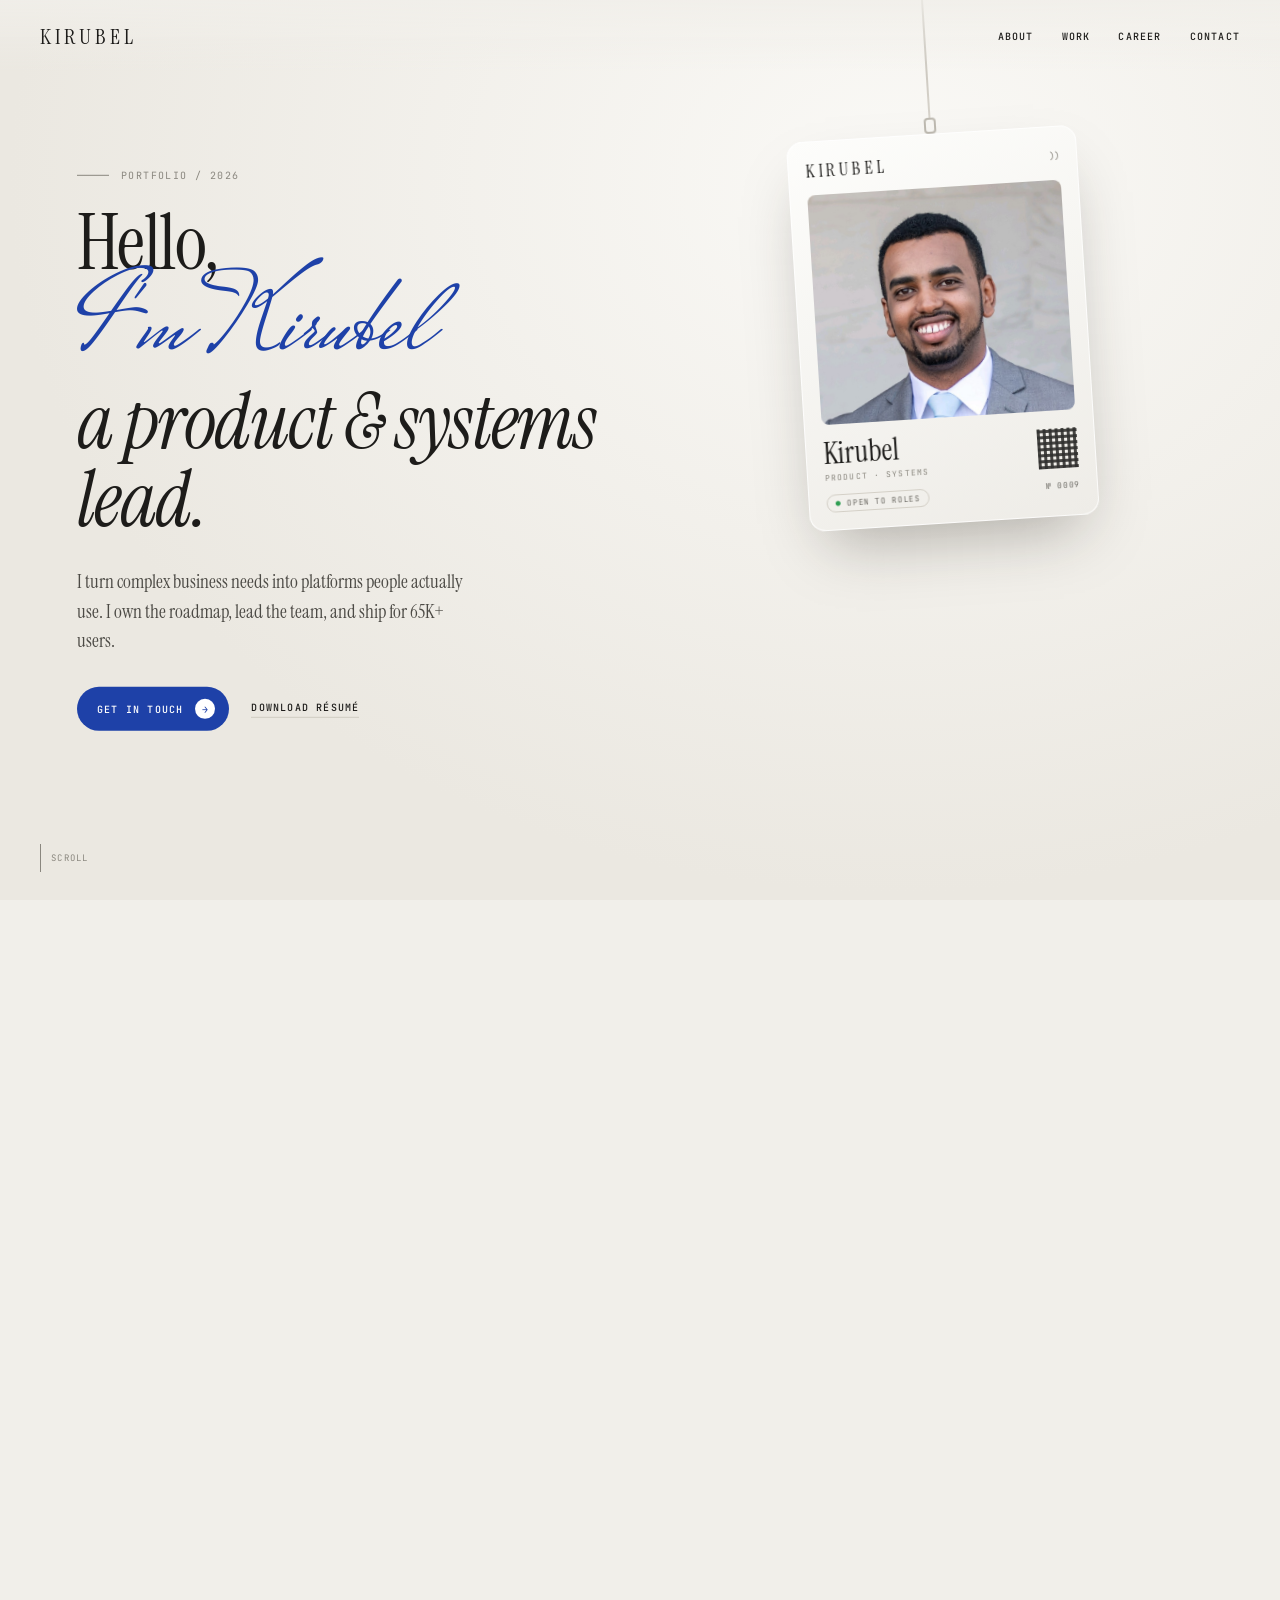
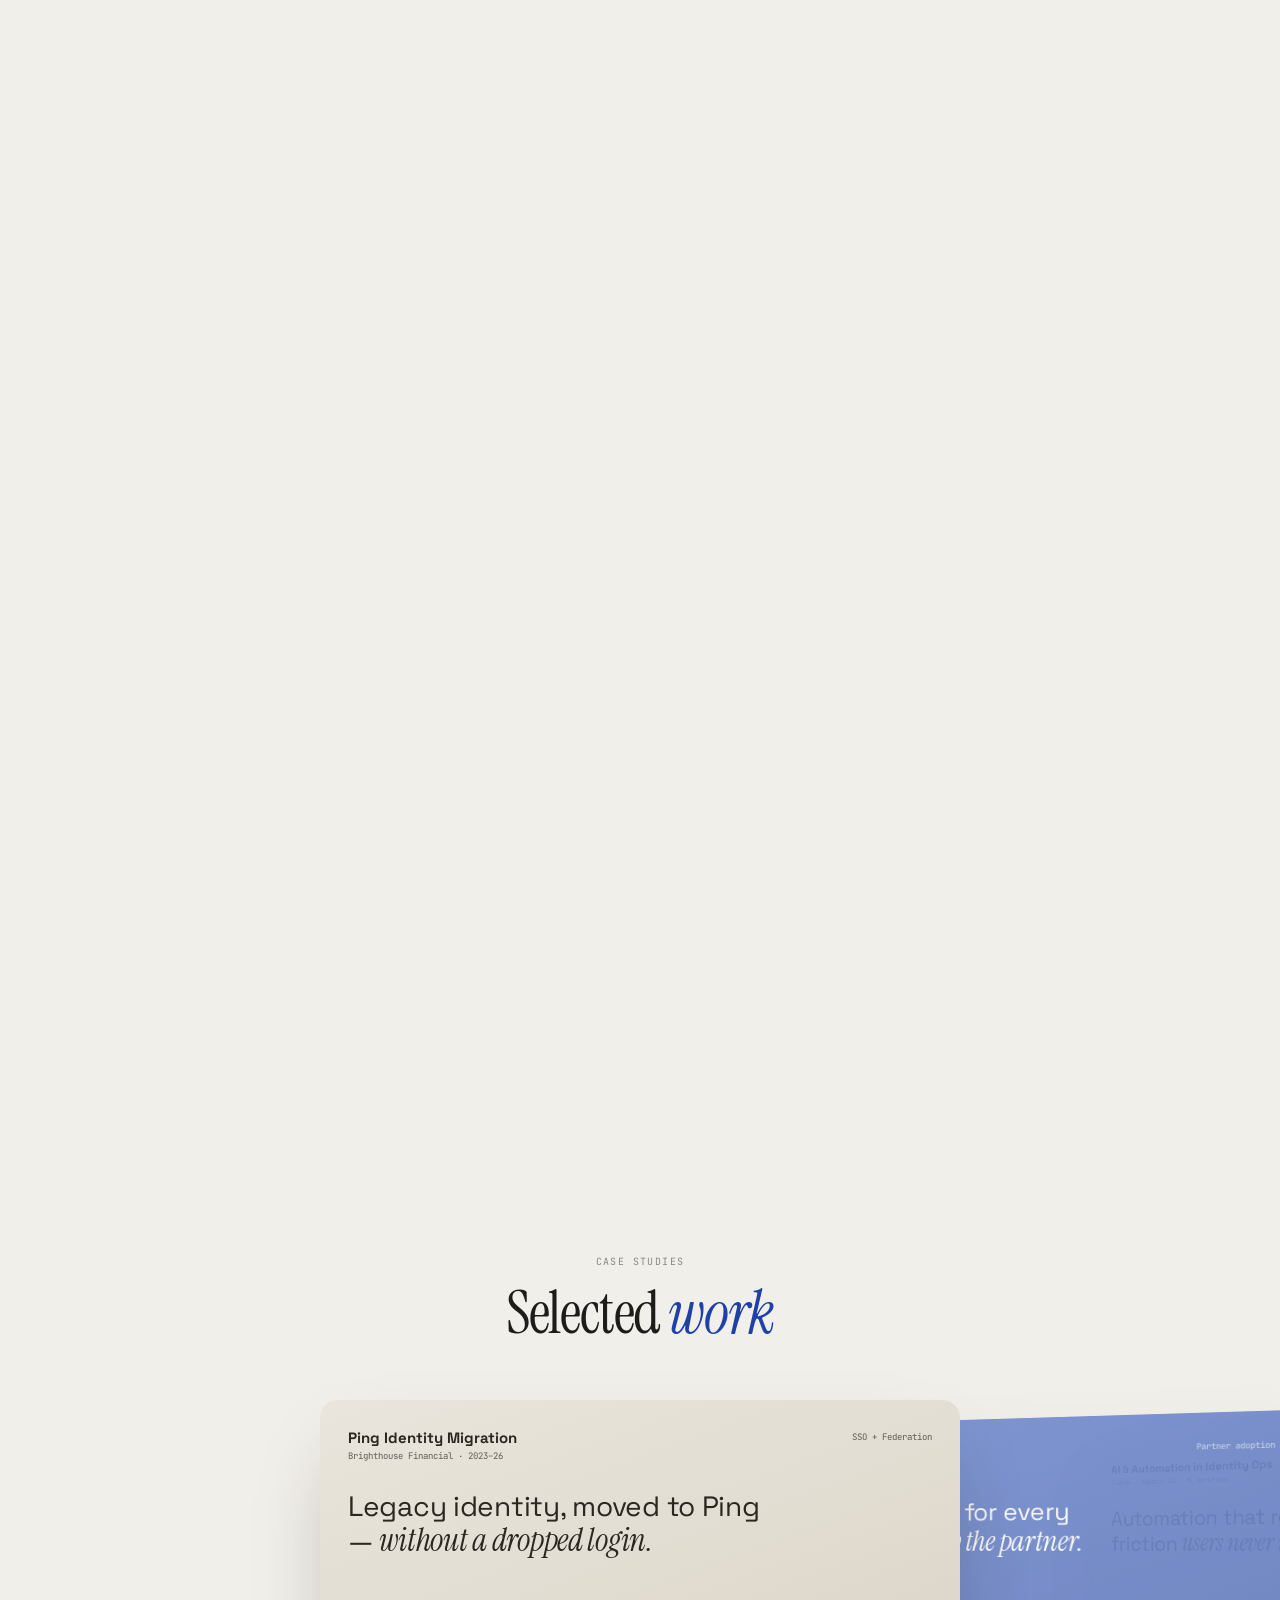
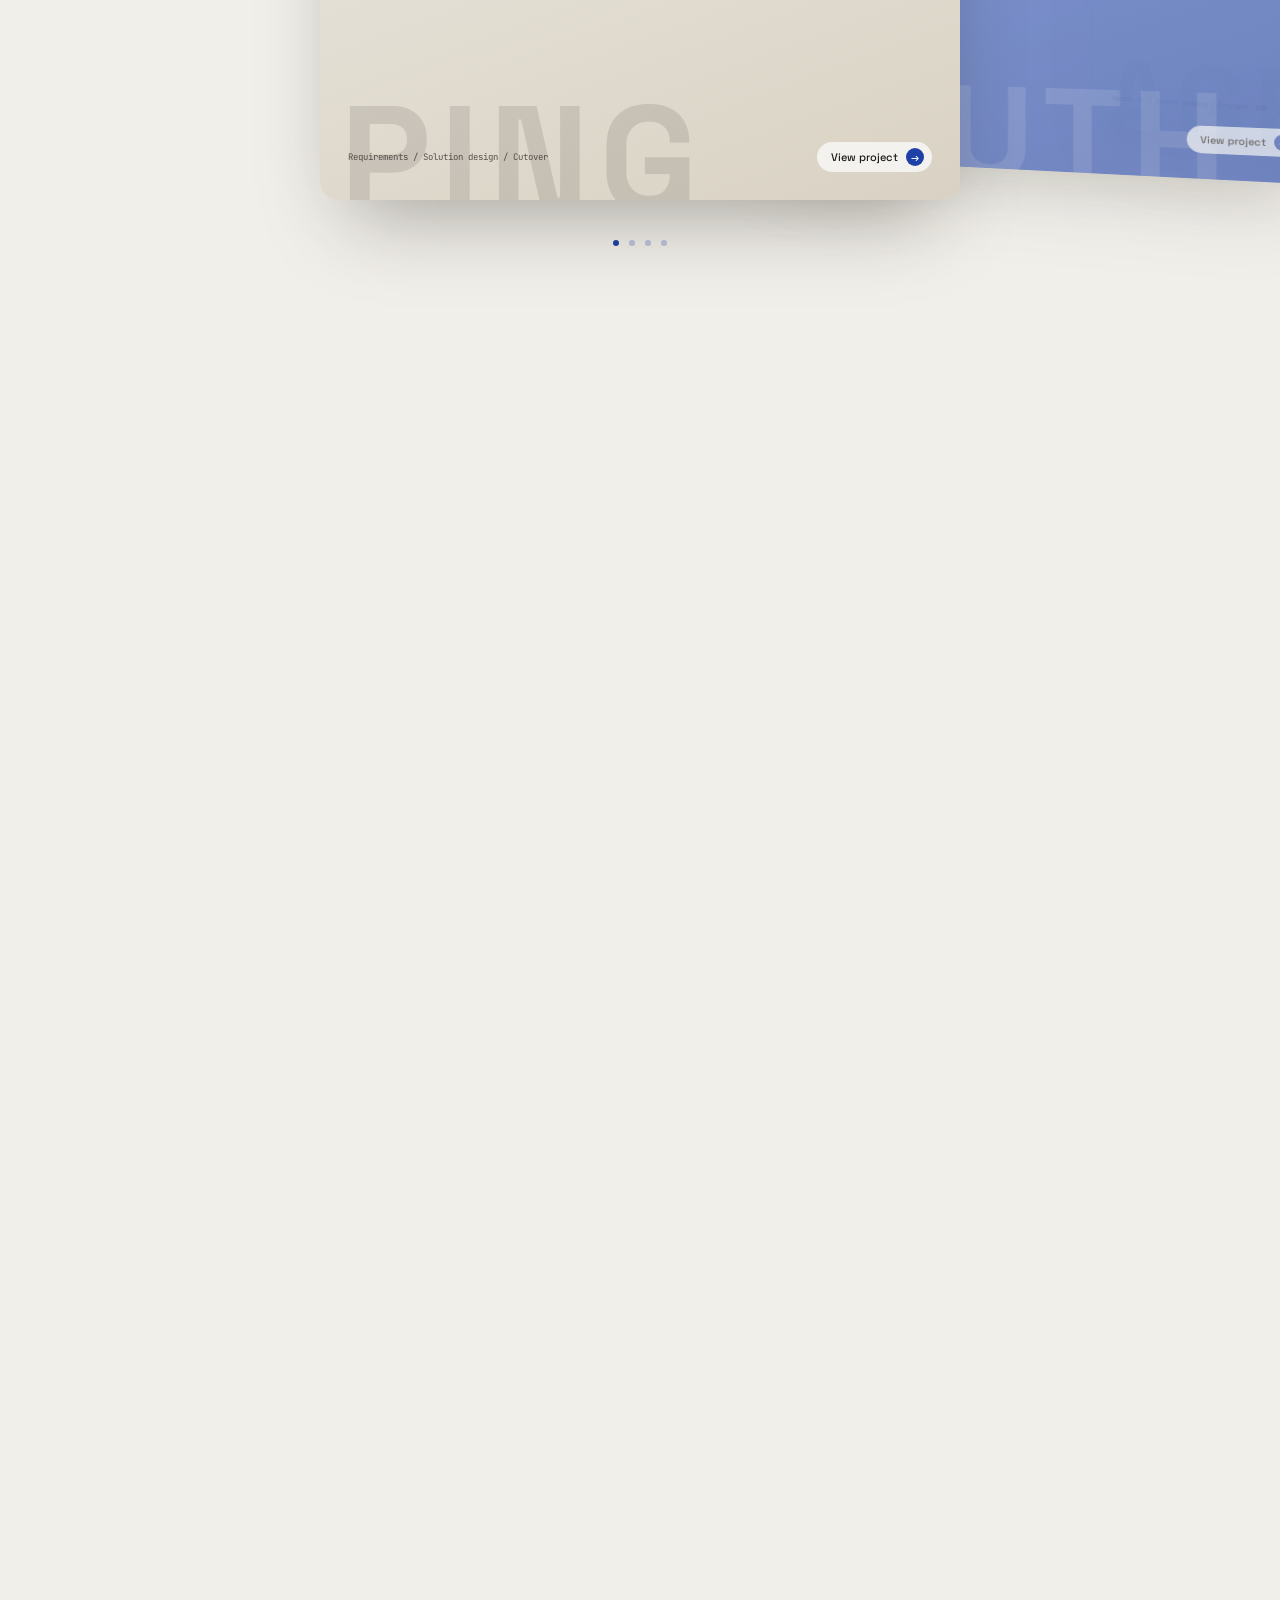
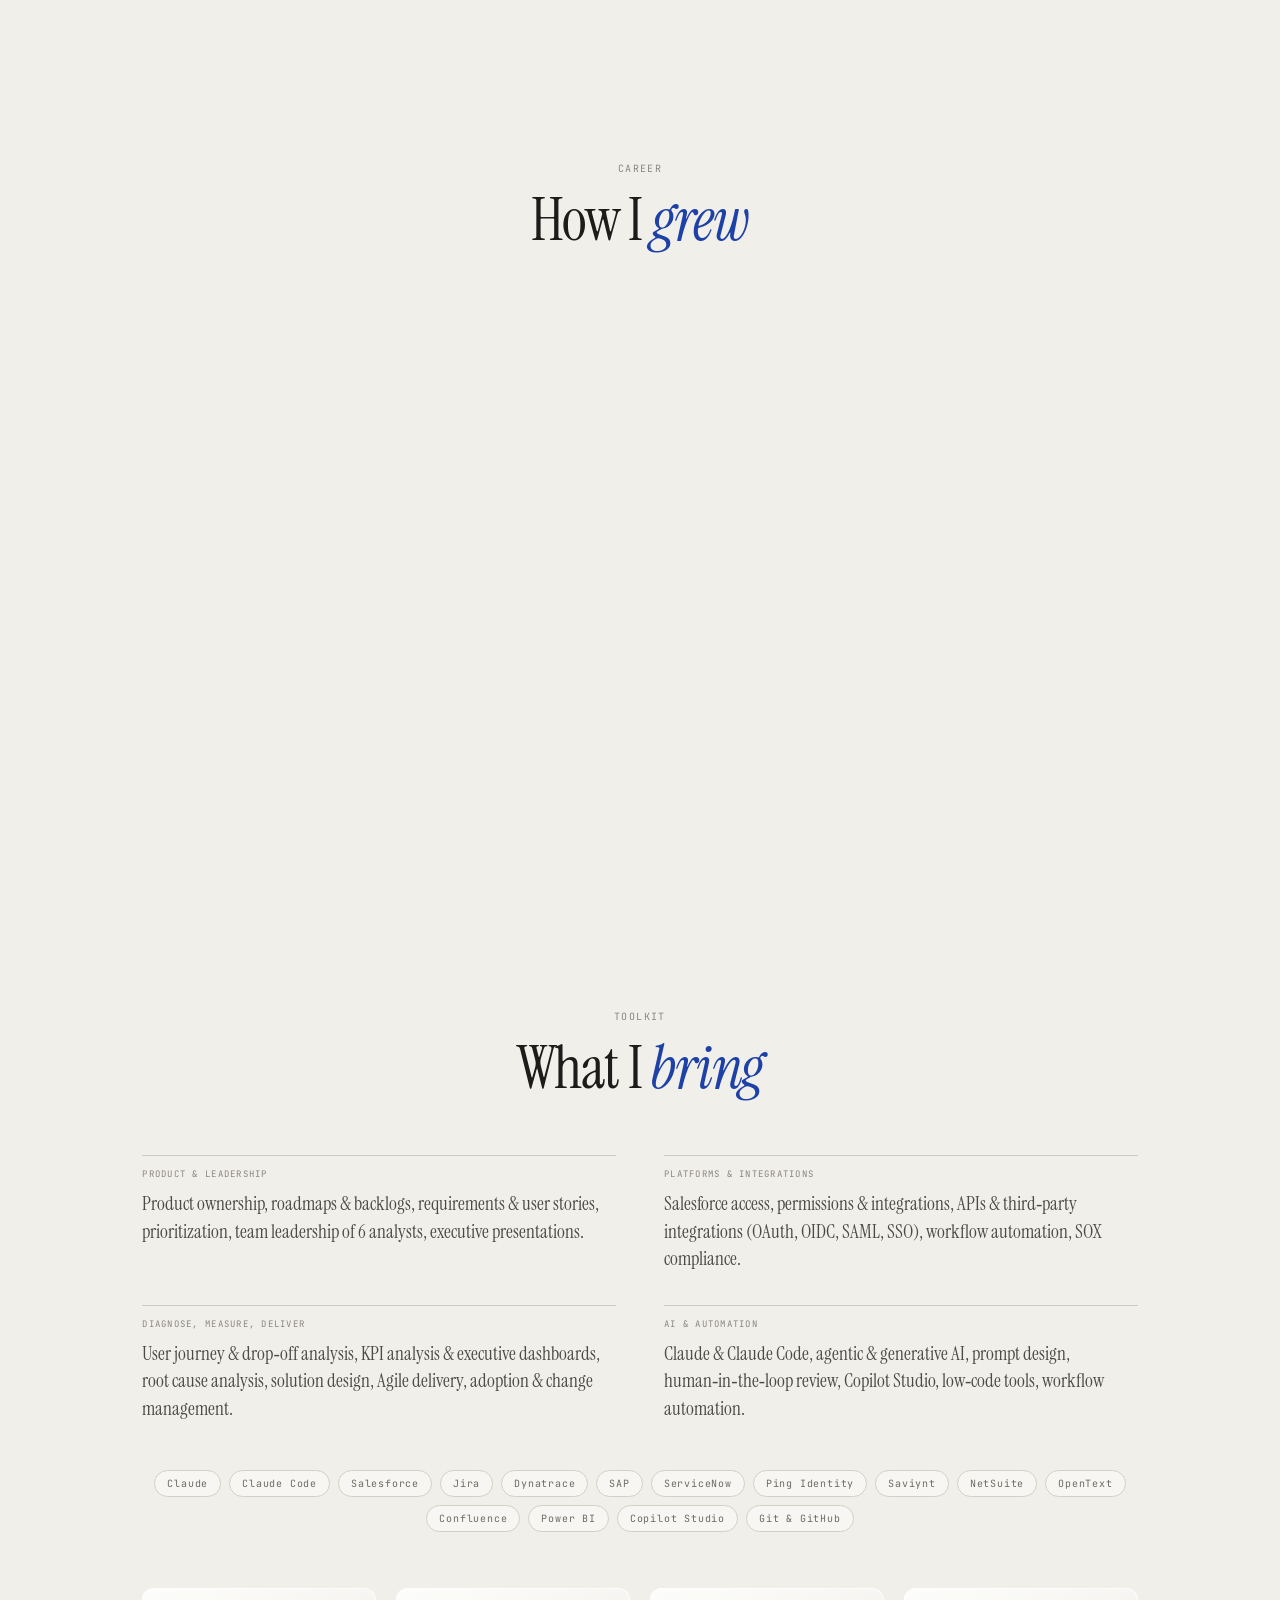
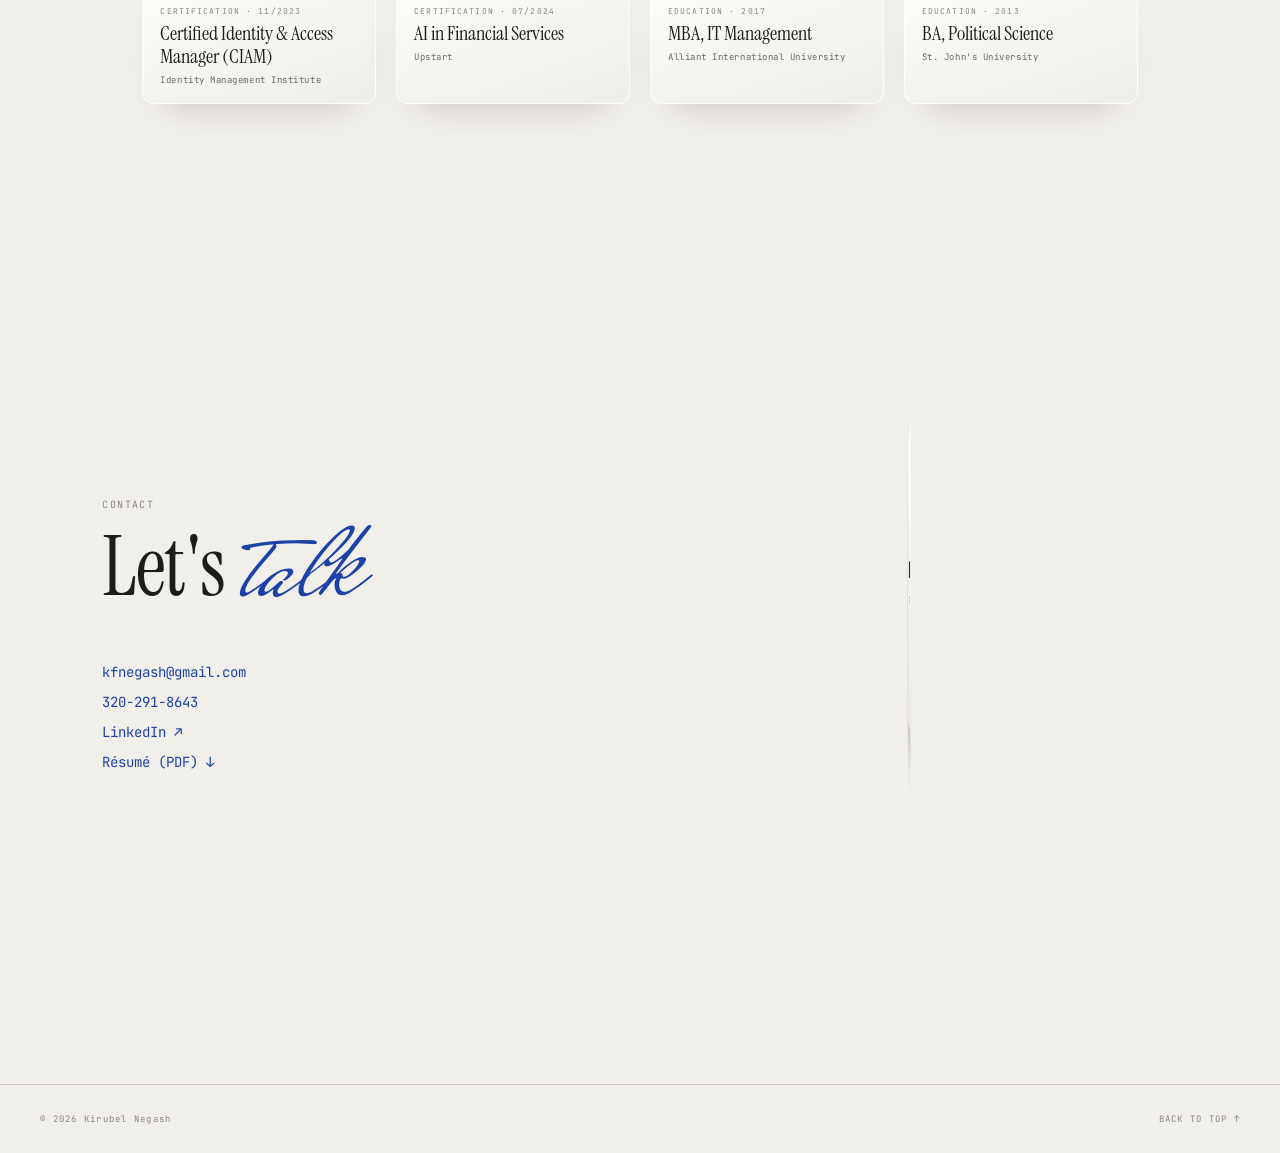
<file: index.html>
<!DOCTYPE html>
<html lang="en">
<head>
  <meta charset="utf-8">
  <meta name="viewport" content="width=device-width, initial-scale=1">
  <title>Kirubel Negash — Product &amp; Business Systems</title>
  <meta name="description" content="Kirubel Negash, product and business systems lead in San Francisco. Turns complex business needs into platforms people use, across 9+ years in insurance and financial services.">
  <meta property="og:title" content="Kirubel Negash — Portfolio">
  <meta property="og:description" content="Product &amp; business systems lead. 9+ years in insurance and financial services.">
  <meta property="og:image" content="assets/kirubel.jpeg">
  <link rel="icon" href="data:image/svg+xml,<svg xmlns='http://www.w3.org/2000/svg' viewBox='0 0 64 64'><rect width='64' height='64' rx='14' fill='%233a3fa8'/><text x='50%' y='58%' text-anchor='middle' dominant-baseline='middle' font-family='Georgia,serif' font-size='38' fill='white'>K</text></svg>">
  <link rel="preconnect" href="https://fonts.googleapis.com">
  <link rel="preconnect" href="https://fonts.gstatic.com" crossorigin>
  <link rel="stylesheet" href="https://fonts.googleapis.com/css2?family=Instrument+Serif:ital@0;1&family=Mrs+Saint+Delafield&family=JetBrains+Mono:wght@400;500&family=Space+Grotesk:wght@400;500;700&display=swap">
  <link rel="stylesheet" href="css/styles.css?v=7">
</head>
<body>

<header class="nav">
  <a href="#top" class="nav__brand">KIRUBEL</a>
  <nav class="nav__links mono">
    <a href="#about">ABOUT</a>
    <a href="#work">WORK</a>
    <a href="#career">CAREER</a>
    <a href="#contact">CONTACT</a>
  </nav>
</header>

<main id="top">

  <!-- ============ HERO / IDENTITY CHECK ============ -->
  <section class="hero" id="about">
    <div class="stage">
      <div class="hero__text" data-hero-text>
        <div class="eyebrow mono"><span class="rule"></span>PORTFOLIO / 2026</div>
        <h1 class="hero__title">Hello,<br><span class="script">I'm Kirubel</span><br><i>a product &amp; systems lead.</i></h1>
        <p class="hero__lede">I turn complex business needs into platforms people actually use. I own the roadmap, lead the team, and ship for 65K+ users.</p>
        <div class="hero__cta">
          <a class="pill mono" href="#contact">GET IN TOUCH <span class="pill__dot">→</span></a>
          <a class="mono link-plain" href="assets/Kirubel_Negash_Resume.pdf?v=7" download>DOWNLOAD RÉSUMÉ</a>
        </div>
      </div>

      <div class="badge" data-badge>
        <div class="badge__string"></div>
        <div class="badge__clip"></div>
        <div class="badge__card mono">
          <div class="badge__head"><span class="badge__brand">KIRUBEL</span><span class="badge__nfc">))</span></div>
          <img src="assets/kirubel.jpeg" alt="Portrait of Kirubel Negash" class="badge__photo" width="800" height="800">
          <div class="badge__foot">
            <div>
              <div class="badge__name">Kirubel</div>
              <div class="badge__role">PRODUCT · SYSTEMS</div>
            </div>
            <div class="badge__qr" aria-hidden="true"></div>
          </div>
          <div class="badge__meta"><span class="chip"><span class="ok">●</span> OPEN TO ROLES</span><span>№ 0009</span></div>

          <div class="scan__frame" data-frame></div>
          <div class="scan__line" data-scan></div>
          <div class="scan__label scan__label--top" data-frame-label><span>IDENTITY CHECK</span><span>№ 0009</span></div>
          <div class="scan__label scan__label--bot" data-frame-label><span data-status>READING…</span><span><span data-pct>0</span>%</span></div>
        </div>
      </div>

      <dl class="details" data-details>
        <div><dt class="mono">◎ NAME</dt><dd>Kirubel Negash</dd></div>
        <div><dt class="mono">◎ FOCUS</dt><dd>Product &amp; Business Systems</dd></div>
        <div><dt class="mono">◎ LOCATION</dt><dd>San Francisco, CA</dd></div>
        <div><dt class="mono">◎ EXPERIENCE</dt><dd>9+ yrs · Insurance &amp; Finance</dd></div>
        <div><dt class="mono">◎ LEADERSHIP</dt><dd>Team of 6 · 4 business areas</dd></div>
        <div><dt class="mono">◎ EDUCATION</dt><dd>MBA, IT Management</dd></div>
      </dl>

      <div class="scroll-hint mono" data-hero-text><span></span>SCROLL</div>
    </div>
  </section>

  <!-- ============ SELECTED WORK ============ -->
  <section class="work" id="work">
    <div class="stage stage--center">
      <div class="eyebrow-c mono">CASE STUDIES</div>
      <h2 class="h2">Selected <i class="accent">work</i></h2>
      <div class="deck" data-deck></div>
      <div class="dots" data-dots></div>
    </div>
  </section>

  <!-- ============ CAREER ============ -->
  <section class="career" id="career" data-career>
    <div class="eyebrow-c mono">CAREER</div>
    <h2 class="h2">How I <i class="accent">grew</i></h2>
    <div class="steps" data-steps></div>
  </section>

  <!-- ============ TOOLKIT ============ -->
  <section class="toolkit" id="toolkit">
    <div class="eyebrow-c mono">TOOLKIT</div>
    <h2 class="h2">What I <i class="accent">bring</i></h2>
    <div class="toolkit__grid">
      <div class="tk">
        <div class="tk__label mono">PRODUCT &amp; LEADERSHIP</div>
        <p>Product ownership, roadmaps &amp; backlogs, requirements &amp; user stories, prioritization, team leadership of 6 analysts, executive presentations.</p>
      </div>
      <div class="tk">
        <div class="tk__label mono">PLATFORMS &amp; INTEGRATIONS</div>
        <p>Salesforce access, permissions &amp; integrations, APIs &amp; third&#8209;party integrations (OAuth, OIDC, SAML, SSO), workflow automation, SOX compliance.</p>
      </div>
      <div class="tk">
        <div class="tk__label mono">DIAGNOSE, MEASURE, DELIVER</div>
        <p>User journey &amp; drop&#8209;off analysis, KPI analysis &amp; executive dashboards, root cause analysis, solution design, Agile delivery, adoption &amp; change management.</p>
      </div>
      <div class="tk">
        <div class="tk__label mono">AI &amp; AUTOMATION</div>
        <p>Claude &amp; Claude Code, agentic &amp; generative AI, prompt design, human&#8209;in&#8209;the&#8209;loop review, Copilot Studio, low&#8209;code tools, workflow automation.</p>
      </div>
    </div>
    <ul class="tags mono">
      <li>Claude</li><li>Claude Code</li><li>Salesforce</li><li>Jira</li><li>Dynatrace</li><li>SAP</li><li>ServiceNow</li><li>Ping Identity</li><li>Saviynt</li><li>NetSuite</li><li>OpenText</li><li>Confluence</li><li>Power BI</li><li>Copilot Studio</li><li>Git &amp; GitHub</li>
    </ul>
    <div class="creds">
      <div class="cred"><span class="mono cred__k">CERTIFICATION · 11/2023</span><span class="cred__v">Certified Identity &amp; Access Manager (CIAM)</span><span class="mono cred__s">Identity Management Institute</span></div>
      <div class="cred"><span class="mono cred__k">CERTIFICATION · 07/2024</span><span class="cred__v">AI in Financial Services</span><span class="mono cred__s">Upstart</span></div>
      <div class="cred"><span class="mono cred__k">EDUCATION · 2017</span><span class="cred__v">MBA, IT Management</span><span class="mono cred__s">Alliant International University</span></div>
      <div class="cred"><span class="mono cred__k">EDUCATION · 2013</span><span class="cred__v">BA, Political Science</span><span class="mono cred__s">St. John's University</span></div>
    </div>
  </section>

  <!-- ============ CONTACT ============ -->
  <section class="contact" id="contact" data-contact>
    <div class="contact__text">
      <div class="eyebrow-c mono" style="text-align:left">CONTACT</div>
      <h2 class="contact__title">Let's <span class="script">talk</span></h2>
      <div class="contact__links mono">
        <a href="mailto:kfnegash@gmail.com">kfnegash@gmail.com</a>
        <a href="tel:+13202918643">320&#8209;291&#8209;8643</a>
        <a href="https://www.linkedin.com/in/kirubel-negash/" target="_blank" rel="noopener">LinkedIn ↗</a>
        <a href="assets/Kirubel_Negash_Resume.pdf?v=7" download>Résumé (PDF) ↓</a>
      </div>
    </div>
    <div class="endbadge" data-endbadge>
      <div class="endbadge__string"></div>
      <div class="endbadge__card">
        <span class="endbadge__brand">KIRUBEL</span>
        <span class="mono endbadge__sub">ACCESS GRANTED · 2026</span>
      </div>
    </div>
  </section>

</main>

<footer class="footer mono">
  <span>© 2026 Kirubel Negash</span>
  <a href="#top">BACK TO TOP ↑</a>
</footer>

<dialog class="modal" data-modal>
  <form method="dialog" class="modal__close-form"><button class="modal__close mono" aria-label="Close">CLOSE ✕</button></form>
  <div class="modal__meta mono" data-m-meta></div>
  <h3 class="modal__title" data-m-title></h3>
  <p class="modal__stat mono" data-m-stat></p>
  <ul class="modal__list" data-m-list></ul>
  <div class="modal__tags mono" data-m-tags></div>
</dialog>

<script src="js/main.js?v=7"></script>
</body>
</html>
</file>
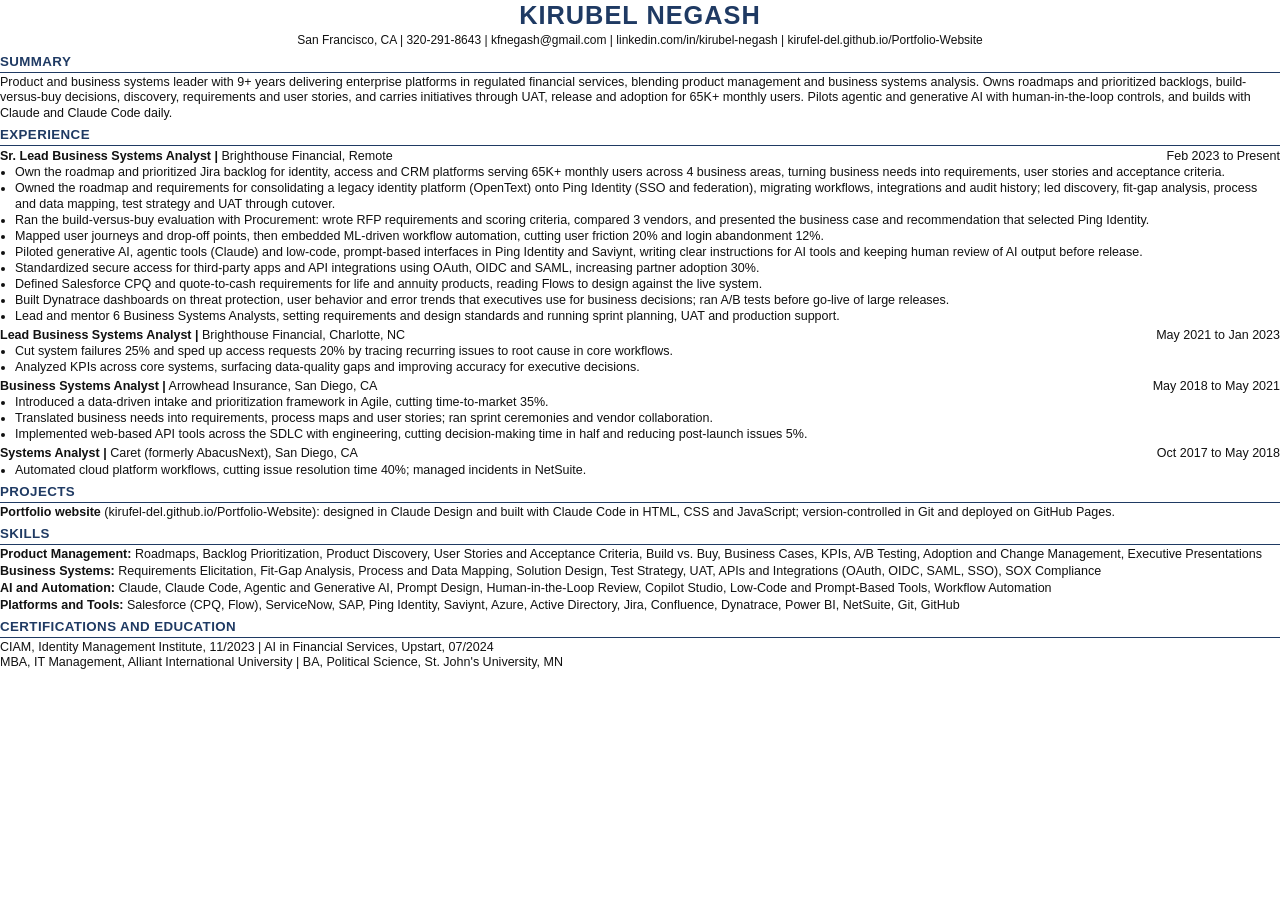
<file: resume-src/resume.html>
<!DOCTYPE html>
<html lang="en">
<head>
<meta charset="utf-8">
<title>Kirubel Negash – Resume</title>
<style>
  @page { size: Letter; margin: 0.4in 0.5in; }
  * { box-sizing: border-box; }
  body { margin: 0; font-family: Arial, Helvetica, sans-serif; font-size: 9.4pt; line-height: 1.24; color: #111; }
  h1 { margin: 0; text-align: center; font-size: 19pt; letter-spacing: .04em; color: #1f3a63; }
  .contact { text-align: center; font-size: 9pt; margin: 2px 0 6px; }
  .contact a { color: #111; text-decoration: none; }
  h2 { font-size: 10pt; color: #1f3a63; margin: 6px 0 2px; padding-bottom: 1px; border-bottom: 1px solid #1f3a63; letter-spacing: .03em; }
  p { margin: 0; }
  .role { display: flex; justify-content: space-between; margin-top: 3px; }
  .role b { font-weight: 700; }
  ul { margin: 1px 0 0; padding-left: 15px; }
  li { margin: 0.5px 0; }
  .skills p { margin: 1.5px 0; }
</style>
</head>
<body>
<h1>KIRUBEL NEGASH</h1>
<div class="contact">San Francisco, CA | 320-291-8643 | <a href="mailto:kfnegash@gmail.com">kfnegash@gmail.com</a> | <a href="https://www.linkedin.com/in/kirubel-negash/">linkedin.com/in/kirubel-negash</a> | <a href="https://kirufel-del.github.io/Portfolio-Website/">kirufel-del.github.io/Portfolio-Website</a></div>

<h2>SUMMARY</h2>
<p>Product and business systems leader with 9+ years delivering enterprise platforms in regulated financial services, blending product management and business systems analysis. Owns roadmaps and prioritized backlogs, build-versus-buy decisions, discovery, requirements and user stories, and carries initiatives through UAT, release and adoption for 65K+ monthly users. Pilots agentic and generative AI with human-in-the-loop controls, and builds with Claude and Claude Code daily.</p>

<h2>EXPERIENCE</h2>
<div class="role"><span><b>Sr. Lead Business Systems Analyst |</b> Brighthouse Financial, Remote</span><span>Feb 2023 to Present</span></div>
<ul>
  <li>Own the roadmap and prioritized Jira backlog for identity, access and CRM platforms serving 65K+ monthly users across 4 business areas, turning business needs into requirements, user stories and acceptance criteria.</li>
  <li>Owned the roadmap and requirements for consolidating a legacy identity platform (OpenText) onto Ping Identity (SSO and federation), migrating workflows, integrations and audit history; led discovery, fit-gap analysis, process and data mapping, test strategy and UAT through cutover.</li>
  <li>Ran the build-versus-buy evaluation with Procurement: wrote RFP requirements and scoring criteria, compared 3 vendors, and presented the business case and recommendation that selected Ping Identity.</li>
  <li>Mapped user journeys and drop-off points, then embedded ML-driven workflow automation, cutting user friction 20% and login abandonment 12%.</li>
  <li>Piloted generative AI, agentic tools (Claude) and low-code, prompt-based interfaces in Ping Identity and Saviynt, writing clear instructions for AI tools and keeping human review of AI output before release.</li>
  <li>Standardized secure access for third-party apps and API integrations using OAuth, OIDC and SAML, increasing partner adoption 30%.</li>
  <li>Defined Salesforce CPQ and quote-to-cash requirements for life and annuity products, reading Flows to design against the live system.</li>
  <li>Built Dynatrace dashboards on threat protection, user behavior and error trends that executives use for business decisions; ran A/B tests before go-live of large releases.</li>
  <li>Lead and mentor 6 Business Systems Analysts, setting requirements and design standards and running sprint planning, UAT and production support.</li>
</ul>

<div class="role"><span><b>Lead Business Systems Analyst |</b> Brighthouse Financial, Charlotte, NC</span><span>May 2021 to Jan 2023</span></div>
<ul>
  <li>Cut system failures 25% and sped up access requests 20% by tracing recurring issues to root cause in core workflows.</li>
  <li>Analyzed KPIs across core systems, surfacing data-quality gaps and improving accuracy for executive decisions.</li>
</ul>

<div class="role"><span><b>Business Systems Analyst |</b> Arrowhead Insurance, San Diego, CA</span><span>May 2018 to May 2021</span></div>
<ul>
  <li>Introduced a data-driven intake and prioritization framework in Agile, cutting time-to-market 35%.</li>
  <li>Translated business needs into requirements, process maps and user stories; ran sprint ceremonies and vendor collaboration.</li>
  <li>Implemented web-based API tools across the SDLC with engineering, cutting decision-making time in half and reducing post-launch issues 5%.</li>
</ul>

<div class="role"><span><b>Systems Analyst |</b> Caret (formerly AbacusNext), San Diego, CA</span><span>Oct 2017 to May 2018</span></div>
<ul>
  <li>Automated cloud platform workflows, cutting issue resolution time 40%; managed incidents in NetSuite.</li>
</ul>

<h2>PROJECTS</h2>
<p><b>Portfolio website</b> (kirufel-del.github.io/Portfolio-Website): designed in Claude Design and built with Claude Code in HTML, CSS and JavaScript; version-controlled in Git and deployed on GitHub Pages.</p>

<h2>SKILLS</h2>
<div class="skills">
  <p><b>Product Management:</b> Roadmaps, Backlog Prioritization, Product Discovery, User Stories and Acceptance Criteria, Build vs. Buy, Business Cases, KPIs, A/B Testing, Adoption and Change Management, Executive Presentations</p>
  <p><b>Business Systems:</b> Requirements Elicitation, Fit-Gap Analysis, Process and Data Mapping, Solution Design, Test Strategy, UAT, APIs and Integrations (OAuth, OIDC, SAML, SSO), SOX Compliance</p>
  <p><b>AI and Automation:</b> Claude, Claude Code, Agentic and Generative AI, Prompt Design, Human-in-the-Loop Review, Copilot Studio, Low-Code and Prompt-Based Tools, Workflow Automation</p>
  <p><b>Platforms and Tools:</b> Salesforce (CPQ, Flow), ServiceNow, SAP, Ping Identity, Saviynt, Azure, Active Directory, Jira, Confluence, Dynatrace, Power BI, NetSuite, Git, GitHub</p>
</div>

<h2>CERTIFICATIONS AND EDUCATION</h2>
<p>CIAM, Identity Management Institute, 11/2023 | AI in Financial Services, Upstart, 07/2024</p>
<p>MBA, IT Management, Alliant International University | BA, Political Science, St. John's University, MN</p>
</body>
</html>
</file>
<file: css/styles.css>
/* ============================================================
   Kirubel Negash — Portfolio
   Palette & type follow the "Portfolio Scroll" design direction.
   ============================================================ */
:root {
  --bg-1: #faf9f6;
  --bg-2: #ebe8e1;
  --ink: #1d1c1a;
  --ink-2: #4c4a45;
  --muted: #8a877f;
  --line: #cfcbc2;
  --accent: oklch(0.42 0.17 265);
  --accent-glow: oklch(0.62 0.17 265);
  --ok: oklch(0.62 0.15 150);
  --serif: 'Instrument Serif', Georgia, serif;
  --script: 'Mrs Saint Delafield', cursive;
  --mono: 'JetBrains Mono', ui-monospace, Menlo, monospace;
  --sans: 'Space Grotesk', system-ui, sans-serif;
}

* { box-sizing: border-box; }
html { scroll-behavior: smooth; }
body {
  margin: 0;
  background: radial-gradient(ellipse at 70% 20%, var(--bg-1), var(--bg-2) 70%) fixed;
  background-color: #f1efea;
  color: var(--ink);
  font-family: var(--serif);
  overflow-x: hidden;
  -webkit-font-smoothing: antialiased;
}
a { color: var(--accent); text-decoration: none; transition: opacity .2s; }
a:hover { opacity: .7; }
.mono { font-family: var(--mono); }
.accent { color: var(--accent); }
.script { font-family: var(--script); color: var(--accent); font-weight: 400; }

/* ---------- Nav ---------- */
.nav {
  position: fixed; inset: 0 0 auto 0; z-index: 50;
  display: flex; justify-content: space-between; align-items: center;
  padding: 22px 40px;
  background: linear-gradient(rgba(241,239,234,.85), rgba(241,239,234,0));
}
.nav__brand { font: 400 22px var(--serif); letter-spacing: .18em; color: var(--ink); }
.nav__links { display: flex; gap: 28px; font-size: 10px; font-weight: 500; letter-spacing: .12em; }
.nav__links a { color: var(--ink); }

/* ---------- Shared ---------- */
.stage { position: sticky; top: 0; height: 100vh; overflow: hidden; }
.stage--center { display: flex; flex-direction: column; align-items: center; justify-content: center; perspective: 1600px; }
.eyebrow { display: flex; align-items: center; gap: 12px; font-size: 10px; letter-spacing: .14em; color: var(--muted); margin-bottom: 22px; }
.eyebrow .rule { width: 32px; height: 1px; background: var(--muted); }
.eyebrow-c { font-size: 10px; letter-spacing: .14em; color: var(--muted); text-align: center; }
.h2 { margin: 6px 0 48px; font-weight: 400; font-size: clamp(40px, 6vw, 60px); letter-spacing: -.02em; text-align: center; }

/* ---------- Hero ---------- */
.hero { height: 300vh; position: relative; }
.hero__text { position: absolute; left: 6%; top: 50%; max-width: 620px; transform: translateY(-50%); will-change: transform, opacity; }
.hero__title { margin: 0; font-weight: 400; font-size: clamp(52px, 6.4vw, 78px); line-height: 1; letter-spacing: -.02em; }
.hero__title .script { font-size: 1.44em; line-height: .9; }
.hero__lede { font-size: 19px; line-height: 1.55; color: var(--ink-2); max-width: 400px; margin: 28px 0 32px; }
.hero__cta { display: flex; gap: 22px; align-items: center; flex-wrap: wrap; }
.pill {
  display: inline-flex; align-items: center; gap: 12px;
  padding: 12px 14px 12px 20px; background: var(--accent); color: #fff;
  border-radius: 999px; font-size: 10px; font-weight: 500; letter-spacing: .12em;
}
.pill:hover { opacity: .88; }
.pill__dot { width: 20px; height: 20px; border-radius: 50%; background: #fff; color: var(--accent); display: grid; place-items: center; }
.link-plain { color: var(--ink); font-size: 10px; font-weight: 500; letter-spacing: .12em; border-bottom: 1px solid var(--line); padding-bottom: 3px; }

.scroll-hint { position: absolute; left: 40px; bottom: 28px; display: flex; align-items: center; gap: 10px; font-size: 9px; letter-spacing: .14em; color: var(--muted); }
.scroll-hint span { width: 1px; height: 28px; background: var(--muted); animation: drip 2s ease-in-out infinite; transform-origin: top; }
@keyframes drip { 0%,100% { transform: scaleY(.3); } 50% { transform: scaleY(1); } }

/* Badge */
.badge {
  position: absolute; left: 72%; top: 0;
  transform-origin: 50% 0; transform: translate(-50%, 0);
  display: flex; flex-direction: column; align-items: center;
  will-change: transform, left;
}
.badge__string { width: 2px; height: 120px; background: linear-gradient(#bdb9b0, #d8d4cc); }
.badge__clip { width: 12px; height: 16px; border: 2px solid #bdb9b0; border-radius: 4px; margin-top: -2px; }
.badge__card {
  position: relative; width: 290px; padding: 18px;
  background: linear-gradient(160deg, #fdfdfb, #eeece7);
  border-radius: 16px;
  box-shadow: 0 30px 60px -20px rgba(40,35,25,.35), inset 0 0 0 1px rgba(255,255,255,.8);
}
.badge__head { display: flex; justify-content: space-between; align-items: center; margin-bottom: 12px; }
.badge__brand { font: 400 18px var(--serif); letter-spacing: .2em; }
.badge__nfc { font-size: 9px; color: var(--muted); }
.badge__photo { width: 100%; height: 230px; object-fit: cover; border-radius: 8px; display: block; }
.badge__foot { display: flex; justify-content: space-between; align-items: end; margin-top: 14px; }
.badge__name { font: 400 30px/1 var(--serif); }
.badge__role { font-size: 8px; letter-spacing: .14em; color: var(--muted); margin-top: 4px; }
.badge__qr {
  width: 40px; height: 40px; opacity: .8;
  background:
    repeating-linear-gradient(90deg, var(--ink) 0 3px, transparent 3px 6px),
    repeating-linear-gradient(0deg, var(--ink) 0 3px, transparent 3px 6px);
  background-blend-mode: multiply;
}
.badge__meta { display: flex; justify-content: space-between; margin-top: 12px; font-size: 8px; letter-spacing: .08em; color: #6c6a64; }
.chip { padding: 3px 8px; border: 1px solid #d4d0c7; border-radius: 999px; }
.ok { color: var(--ok); }

.scan__frame { position: absolute; inset: -14px; border: 1px solid oklch(0.42 0.17 265 / .35); border-radius: 6px; opacity: 0; pointer-events: none; }
.scan__line { position: absolute; left: -14px; right: -14px; top: 0; height: 2px; background: var(--accent-glow); box-shadow: 0 0 18px 4px oklch(0.7 0.17 265 / .6); opacity: 0; pointer-events: none; }
.scan__label { position: absolute; left: -14px; right: -14px; display: flex; justify-content: space-between; font-size: 9px; letter-spacing: .14em; color: #6c6a64; opacity: 0; }
.scan__label--top { top: -36px; }
.scan__label--bot { bottom: -36px; }

.details {
  position: absolute; left: 52%; right: 6%; top: 50%; margin: 0;
  transform: translateY(-50%); opacity: 0;
  display: grid; grid-template-columns: 1fr 1fr; gap: 34px 40px;
}
.details > div { border-top: 1px solid var(--line); padding-top: 10px; }
.details dt { font-size: 9px; letter-spacing: .14em; color: var(--muted); }
.details dd { margin: 6px 0 0; font-size: clamp(18px, 1.9vw, 24px); }

/* ---------- Work ---------- */
.work { height: 400vh; position: relative; }
.deck { position: relative; width: min(640px, 80vw); height: 400px; transform-style: preserve-3d; }
.card {
  position: absolute; inset: 0; border-radius: 18px; padding: 28px; overflow: hidden;
  display: flex; flex-direction: column; font-family: var(--sans);
  box-shadow: 0 40px 80px -30px rgba(40,35,25,.4);
  will-change: transform, opacity;
}
.card__top { display: flex; justify-content: space-between; gap: 16px; }
.card__name { font-weight: 700; font-size: 15px; }
.card__meta, .card__stat { font: 400 9px var(--mono); opacity: .7; margin-top: 3px; }
.card__line { font-size: 28px; line-height: 1.15; margin-top: 28px; max-width: 420px; letter-spacing: -.01em; }
.card__line i { font-family: var(--serif); font-size: 32px; }
.card__bottom { margin-top: auto; display: flex; justify-content: space-between; align-items: center; gap: 12px; position: relative; z-index: 1; }
.card__tags { font: 400 9px var(--mono); opacity: .75; }
.card__btn {
  border: 0; cursor: pointer; padding: 6px 8px 6px 14px; background: rgba(255,255,255,.7); color: var(--ink);
  border-radius: 999px; font: 500 11px var(--sans); display: flex; gap: 8px; align-items: center; white-space: nowrap;
  transition: background .2s;
}
.card__btn:hover { background: #fff; }
.card__btn span { width: 18px; height: 18px; border-radius: 50%; background: var(--accent); color: #fff; display: grid; place-items: center; font-size: 10px; }
.card__word { position: absolute; left: 20px; bottom: -34px; font: 700 150px/1 var(--sans); letter-spacing: .06em; opacity: .12; white-space: nowrap; pointer-events: none; }
.dots { display: flex; gap: 10px; margin-top: 40px; }
.dots span { width: 6px; height: 6px; border-radius: 50%; background: var(--accent); opacity: .25; transition: opacity .3s; }

/* ---------- Career ---------- */
.career { min-height: 110vh; display: flex; flex-direction: column; align-items: center; justify-content: center; padding: 80px 40px; }
.steps { display: grid; grid-template-columns: repeat(4, minmax(0, 250px)); gap: 20px; }
.step { display: flex; flex-direction: column; will-change: transform, opacity; }
.step__yr { align-self: flex-start; padding: 5px 14px; border-radius: 6px 6px 0 0; font: 400 9px var(--mono); filter: brightness(.96); }
.step__body { border-radius: 0 10px 10px 10px; padding: 22px; min-height: 300px; display: flex; flex-direction: column; box-shadow: 0 20px 40px -24px rgba(40,35,25,.35); }
.step__t { font: 700 26px/1 var(--sans); letter-spacing: -.02em; }
.step__co { font-size: 24px; color: var(--ink-2); }
.step__d { font-size: 15px; line-height: 1.45; color: var(--ink-2); margin: 20px 0; }
.step__k { margin-top: auto; font: 500 9px var(--sans); }

/* ---------- Toolkit ---------- */
.toolkit { padding: 120px 8% 80px; max-width: 1200px; margin: 0 auto; }
.toolkit__grid { display: grid; grid-template-columns: repeat(2, 1fr); gap: 32px 48px; }
.tk { border-top: 1px solid var(--line); padding-top: 12px; }
.tk__label { font-size: 9px; letter-spacing: .14em; color: var(--muted); }
.tk p { font-size: 19px; line-height: 1.45; color: var(--ink-2); margin: 10px 0 0; }
.tags { list-style: none; padding: 0; margin: 48px 0 0; display: flex; flex-wrap: wrap; gap: 8px; justify-content: center; }
.tags li { font-size: 10px; letter-spacing: .08em; padding: 6px 12px; border: 1px solid #d4d0c7; border-radius: 999px; color: #6c6a64; background: rgba(255,255,255,.4); }
.creds { display: grid; grid-template-columns: repeat(4, 1fr); gap: 20px; margin-top: 56px; }
.cred { display: flex; flex-direction: column; gap: 6px; padding: 18px; border-radius: 12px; background: linear-gradient(160deg, #fdfdfb, #eeece7); box-shadow: 0 20px 40px -28px rgba(40,35,25,.35), inset 0 0 0 1px rgba(255,255,255,.8); }
.cred__k { font-size: 8px; letter-spacing: .14em; color: var(--muted); }
.cred__v { font-size: 20px; line-height: 1.15; }
.cred__s { font-size: 9px; letter-spacing: .06em; color: #6c6a64; }

/* ---------- Contact ---------- */
.contact { min-height: 100vh; display: grid; grid-template-columns: 1fr 1fr; align-items: center; padding: 0 8%; perspective: 1400px; }
.contact__title { margin: 10px 0 28px; font-weight: 400; font-size: clamp(56px, 7vw, 84px); line-height: .95; letter-spacing: -.02em; }
.contact__title .script { font-size: 1.43em; }
.contact__links { display: flex; flex-direction: column; gap: 12px; font-size: 14px; }
.endbadge { justify-self: center; align-self: start; display: flex; flex-direction: column; align-items: center; transform-origin: 50% 0; transform: rotateY(80deg); }
.endbadge__string { width: 2px; height: 28vh; background: var(--line); }
.endbadge__card { width: 200px; height: 290px; border-radius: 14px; background: linear-gradient(160deg, #fdfdfb, #e7e4de); box-shadow: 0 30px 60px -20px rgba(40,35,25,.35); display: flex; flex-direction: column; align-items: center; justify-content: center; gap: 10px; }
.endbadge__brand { font: 400 22px var(--serif); letter-spacing: .2em; }
.endbadge__sub { font-size: 8px; letter-spacing: .14em; color: var(--muted); }

.footer { display: flex; justify-content: space-between; padding: 28px 40px; font-size: 9px; letter-spacing: .14em; color: var(--muted); border-top: 1px solid var(--line); }
.footer a { color: var(--muted); }

/* ---------- Project modal ---------- */
.modal {
  width: min(620px, 92vw); border: 0; border-radius: 18px; padding: 36px;
  background: linear-gradient(160deg, #fdfdfb, #eeece7); color: var(--ink);
  box-shadow: 0 40px 100px -30px rgba(40,35,25,.55);
}
.modal::backdrop { background: rgba(29,28,26,.35); backdrop-filter: blur(4px); }
.modal__close-form { position: absolute; top: 18px; right: 18px; margin: 0; }
.modal__close { border: 0; background: none; cursor: pointer; font-size: 9px; letter-spacing: .14em; color: var(--muted); }
.modal__meta { font-size: 9px; letter-spacing: .14em; color: var(--muted); }
.modal__title { font: 400 38px/1.05 var(--serif); margin: 10px 0 6px; }
.modal__stat { font-size: 11px; color: var(--accent); margin: 0 0 20px; }
.modal__list { padding-left: 18px; margin: 0; font-size: 18px; line-height: 1.5; color: var(--ink-2); }
.modal__list li + li { margin-top: 10px; }
.modal__tags { margin-top: 24px; font-size: 9px; letter-spacing: .08em; color: #6c6a64; }

/* ============================================================
   Static layout: small screens & reduced motion.
   JS adds .is-static to <html>; scroll animations are skipped.
   ============================================================ */
.is-static .hero, .is-static .work { height: auto; }
.is-static .stage { position: relative; height: auto; overflow: visible; }
.is-static .hero .stage { padding: 110px 6% 60px; display: flex; flex-direction: column; gap: 56px; }
.is-static .hero__text, .is-static .details, .is-static .badge { position: relative; left: auto; right: auto; top: auto; transform: none !important; opacity: 1 !important; }
.is-static .badge { align-self: center; }
.is-static .badge__string { height: 40px; }
.is-static .scroll-hint { display: none; }
.is-static .work .stage { padding: 80px 6%; }
.is-static .deck { height: auto; width: 100%; max-width: 640px; display: flex; flex-direction: column; gap: 20px; }
.is-static .card { position: relative; inset: auto; min-height: 340px; transform: none !important; opacity: 1 !important; pointer-events: auto !important; cursor: auto !important; }
.is-static .dots { display: none; }
.is-static .step { transform: none !important; opacity: 1 !important; }
.is-static .endbadge { transform: none !important; }

@media (max-width: 900px) {
  .nav { padding: 18px 22px; }
  .nav__links { gap: 16px; }
  .steps { grid-template-columns: repeat(2, minmax(0, 1fr)); }
  .toolkit__grid { grid-template-columns: 1fr; gap: 24px; }
  .creds { grid-template-columns: repeat(2, 1fr); }
  .contact { grid-template-columns: 1fr; padding: 100px 8% 60px; gap: 40px; }
  .endbadge__string { height: 60px; }
}
@media (max-width: 560px) {
  .nav__links a:nth-child(1), .nav__links a:nth-child(3) { display: none; }
  .details { grid-template-columns: 1fr; gap: 20px; }
  .steps { grid-template-columns: 1fr; }
  .step__body { min-height: 0; }
  .creds { grid-template-columns: 1fr; }
  .card__line { font-size: 23px; }
  .card__line i { font-size: 26px; }
  .card__word { font-size: 110px; }
  .card__bottom { flex-direction: column; align-items: flex-start; }
  .footer { padding: 22px; }
}
</file>
